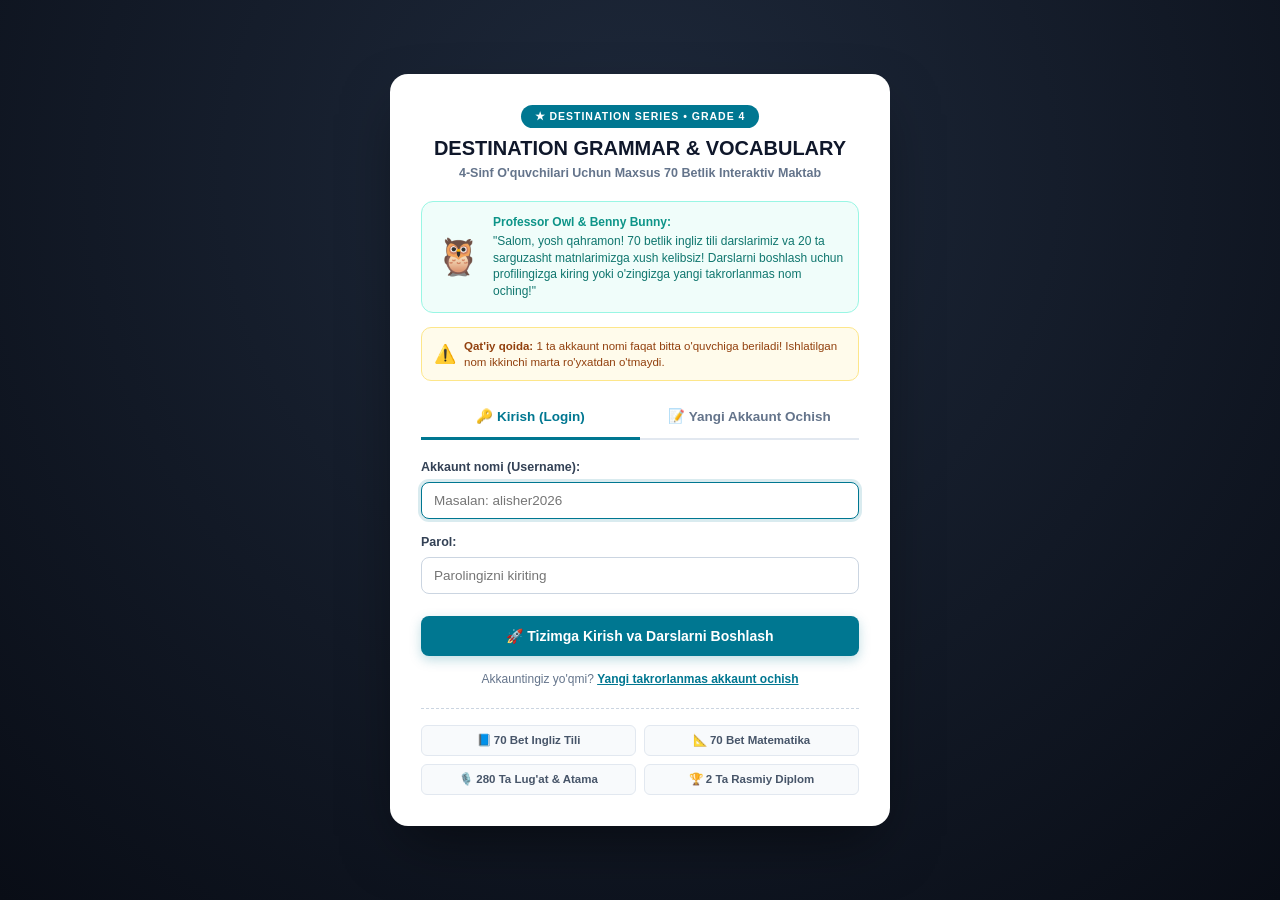
<file: index.html>
<!DOCTYPE html>
<html lang="uz">
<head>
  <meta charset="UTF-8">
  <meta name="viewport" content="width=device-width, initial-scale=1.0">
  <title>DESTINATION ENGLISH GRAMMAR 4 • INTERAKTIV PORTAL</title>
  <link rel="stylesheet" href="style.css">
</head>
<body>

  <!-- Strict Authentication Gatekeeper Screen (NON-DISMISSIBLE) -->
  <!-- Users cannot bypass this screen without logging in or creating a unique account -->
  <div id="authGatekeeper" class="gatekeeper-screen">
    <div class="gatekeeper-card">
      <div class="gatekeeper-header">
        <div class="gatekeeper-badge">★ DESTINATION SERIES • GRADE 4</div>
        <h1 class="gatekeeper-title">DESTINATION GRAMMAR &amp; VOCABULARY</h1>
        <p class="gatekeeper-subtitle">4-Sinf O'quvchilari Uchun Maxsus 70 Betlik Interaktiv Maktab</p>
      </div>

      <!-- Mascot greeting banner -->
      <div class="gatekeeper-mascot-banner">
        <div class="mascot-avatar">🦉</div>
        <div class="mascot-speech">
          <strong>Professor Owl &amp; Benny Bunny:</strong>
          <span>"Salom, yosh qahramon! 70 betlik ingliz tili darslarimiz va 20 ta sarguzasht matnlarimizga xush kelibsiz! Darslarni boshlash uchun profilingizga kiring yoki o'zingizga yangi takrorlanmas nom oching!"</span>
        </div>
      </div>

      <!-- Warning about unique username -->
      <div class="gatekeeper-unique-notice">
        <span class="notice-icon">⚠️</span>
        <div>
          <strong>Qat'iy qoida:</strong> 1 ta akkaunt nomi faqat bitta o'quvchiga beriladi! Ishlatilgan nom ikkinchi marta ro'yxatdan o'tmaydi.
        </div>
      </div>

      <!-- Auth Tabs -->
      <div class="auth-tabs">
        <div class="auth-tab active" id="tabLoginBtn" onclick="switchAuthTab('login')">🔑 Kirish (Login)</div>
        <div class="auth-tab" id="tabRegBtn" onclick="switchAuthTab('register')">📝 Yangi Akkaunt Ochish</div>
      </div>

      <div id="authFeedback" class="feedback-msg"></div>

      <!-- Login Form -->
      <form id="loginForm" onsubmit="handleLogin(event)">
        <div class="form-group">
          <label for="loginUsername">Akkaunt nomi (Username):</label>
          <input type="text" id="loginUsername" class="form-input" placeholder="Masalan: alisher2026" autocomplete="username" required>
        </div>
        <div class="form-group">
          <label for="loginPassword">Parol:</label>
          <input type="password" id="loginPassword" class="form-input" placeholder="Parolingizni kiriting" autocomplete="current-password" required>
        </div>
        <button type="submit" class="btn-submit-auth" id="btnLoginSubmit">
          🚀 Tizimga Kirish va Darslarni Boshlash
        </button>
        <div class="auth-switch-prompt">
          Akkauntingiz yo'qmi? <a href="javascript:void(0)" onclick="switchAuthTab('register')">Yangi takrorlanmas akkaunt ochish</a>
        </div>
      </form>

      <!-- Register Form -->
      <form id="regForm" onsubmit="handleRegister(event)" style="display: none;">
        <div class="form-group">
          <label for="regName">Ism va Familiyangiz:</label>
          <input type="text" id="regName" class="form-input" placeholder="Masalan: Sardor Rustamov" required>
        </div>
        <div class="form-group">
          <label for="regUsername">Takrorlanmas Akkaunt Nomi (Username):</label>
          <input type="text" id="regUsername" class="form-input" placeholder="Masalan: sardor_grade4" oninput="checkUsernameAvailability(this.value)" autocomplete="off" required>
          <div id="usernameCheckMsg" class="username-check-msg"></div>
          <div style="font-size: 11px; color: #64748b; margin-top: 3px;">
            Faqat kichik ingliz harflari, raqamlar va _ belgisi (kamida 3 ta belgi).
          </div>
        </div>
        <div class="form-group">
          <label for="regPassword">Parol:</label>
          <input type="password" id="regPassword" class="form-input" placeholder="Yangi parol o'ylab toping" autocomplete="new-password" required>
        </div>
        <button type="submit" class="btn-submit-auth btn-submit-reg" id="btnRegSubmit">
          ✨ Yangi Akkaunt Yaratish va Kirish
        </button>
        <div class="auth-switch-prompt">
          Akkauntingiz bormi? <a href="javascript:void(0)" onclick="switchAuthTab('login')">Kirish (Login) bo'limiga qaytish</a>
        </div>
      </form>

      <!-- Highlights footer -->
      <div class="gatekeeper-highlights">
        <div class="highlight-chip">📘 70 Bet Ingliz Tili</div>
        <div class="highlight-chip">📐 70 Bet Matematika</div>
        <div class="highlight-chip">🎙️ 280 Ta Lug'at &amp; Atama</div>
        <div class="highlight-chip">🏆 2 Ta Rasmiy Diplom</div>
      </div>
    </div>
  </div>

  <!-- Main Course Application (Only visible after login) -->
  <div class="app-layout" id="appLayout" style="display: none;">
    
    <!-- Sidebar Navigation -->
    <aside class="sidebar">
      <div class="sidebar-header">
        <div class="brand-icon">🦉</div>
        <div class="brand-text">
          <h2 id="sidebarBrandTitle">DESTINATION PORTAL</h2>
          <span id="sidebarBrandSub">4-SINF • INGLIZ TILI VA MATEMATIKA</span>
        </div>
      </div>

      <!-- User Card in Sidebar -->
      <div class="user-sidebar-card">
        <div class="user-info">
          <div class="user-avatar" id="userAvatar">?</div>
          <div class="user-meta">
            <div class="name" id="userName">O'quvchi</div>
            <div class="stars-badge" id="userStars">⭐ 0 ball</div>
          </div>
        </div>
        <button onclick="logout()" class="btn-logout" title="Akkauntdan chiqish">🚪 Chiqish</button>
      </div>

      <!-- Navigation Menu (Populated dynamically by app.js) -->
      <nav class="nav-menu" id="sidebarNavMenu">
        <!-- Injected by app.js -->
      </nav>
    </aside>

    <!-- Main Wrapper -->
    <div class="main-wrapper">
      
      <!-- Topbar -->
      <header class="topbar">
        <div class="topbar-left">
          <button class="btn-sidebar-toggle" onclick="toggleSidebar()">☰</button>
          <div class="topbar-title">DESTINATION ENGLISH 4 • INTERAKTIV MAKTAB</div>
        </div>

        <div class="topbar-right">
          <a href="book.html" class="btn-pill" style="background:#0284c7; color:white; text-decoration:none;">
            📖 70 Betlik Kitob
          </a>
          <button class="btn-pill btn-pill-pdf" onclick="window.open('Destination_English_Grammar_Grade4.pdf', '_blank')">
            📄 PDF Kitob
          </button>
          <button class="btn-pill btn-pill-primary" onclick="openCertificateModal()">
            🏅 Faxriy Yorliq
          </button>
          <button class="btn-pill" style="background:#ef4444; color:white;" onclick="logout()">
            🚪 Chiqish
          </button>
        </div>
      </header>

      <!-- Scrollable Main Content -->
      <main class="content-body" id="unitContent">
        <!-- Injected by app.js -->
      </main>

    </div>
  </div>

  <!-- Official Certificate Modal (Accessible when logged in) -->
  <div class="modal-overlay" id="certModal" style="display: none;">
    <div class="modal-card cert-modal-card">
      <div style="text-align: right;">
        <button onclick="closeCertificateModal()" style="background:none; border:none; font-size:22px; cursor:pointer; color:#64748b;">✕</button>
      </div>

      <div style="font-size: 11px; font-weight: 800; color: #b45309; letter-spacing: 2px;">MACMILLAN &amp; DESTINATION INSPIRED</div>
      <h2 style="font-size: 24px; font-weight: 900; color: #1e293b; margin: 4px 0;">CERTIFICATE OF ACHIEVEMENT</h2>
      <div style="font-size: 14px; color: #d97706; font-weight: 800; margin-bottom: 12px;">INGLIZ TILI GRAMMATIKA FAXRIY YORLIG'I</div>

      <div style="font-size: 14px; color: #475569; margin-bottom: 8px;">Ushbu rasmiy sertifikat 4-sinf o'quvchisi:</div>
      <div style="font-size: 24px; font-weight: 900; color: var(--primary); border-bottom: 2px solid var(--accent); display: inline-block; padding: 2px 24px; margin-bottom: 14px;" id="certStudentName">
        4-sinf O'quvchisi
      </div>

      <p style="font-size: 13.5px; color: #334155; line-height: 1.6; max-width: 520px; margin: 0 auto 16px auto;">
        <b>Destination English Grammar &amp; Vocabulary (Grade 4)</b> kursining barcha 70 betlik materiallarini, 14 ta zamon qoidalari, 140 ta oltin lug'at va 20 betlik maxsus matn topshiriqlarini muvaffaqiyatli o'zlashtirgani uchun taqdirlanadi!
      </p>

      <div style="display: flex; justify-content: space-around; align-items: center; border-top: 1px dashed #cbd5e1; padding-top: 14px; font-size: 12.5px;">
        <div>Sana: <strong>2026-yil</strong></div>
        <div style="font-size: 32px;">🏅</div>
        <div>Ustoz: <strong>Professor Owl &amp; Benny</strong></div>
      </div>

      <div style="margin-top: 18px; display: flex; gap: 10px; justify-content: center;">
        <button class="btn-pill btn-pill-pdf" onclick="window.print()">🖨️ Sertifikatni Chop Etish</button>
        <button class="btn-pill" style="background:#64748b; color:white;" onclick="closeCertificateModal()">Yopish</button>
      </div>
    </div>
  </div>

  <!-- Scripts -->
  <script src="site_data.js"></script>
  <script src="math_data.js"></script>
  <script src="app.js"></script>
</body>
</html>
</file>
<file: style.css>
/* style.css - Destination-Style English Grammar Web App */
:root {
  --primary: #007791;
  --primary-dark: #004e5f;
  --primary-light: #e0f2fe;
  --secondary: #0f172a;
  --accent: #f59e0b;
  --accent-light: #fef3c7;
  --green: #10b981;
  --green-light: #ecfdf5;
  --red: #ef4444;
  --red-light: #fef2f2;
  --text: #1e293b;
  --text-muted: #64748b;
  --card-bg: #ffffff;
  --body-bg: #f1f5f9;
  --border: #cbd5e1;
  --sidebar-w: 290px;
}

* {
  box-sizing: border-box;
  margin: 0;
  padding: 0;
}

body {
  font-family: 'Segoe UI', -apple-system, BlinkMacSystemFont, Roboto, sans-serif;
  color: var(--text);
  background-color: var(--body-bg);
  line-height: 1.5;
  font-size: 14px;
}

/* App Shell */
.app-layout {
  display: flex;
  height: 100vh;
  overflow: hidden;
}

/* Sidebar */
.sidebar {
  width: var(--sidebar-w);
  background: #0f172a;
  color: white;
  display: flex;
  flex-direction: column;
  flex-shrink: 0;
  border-right: 1px solid #1e293b;
  z-index: 100;
  transition: all 0.3s;
}

.sidebar-header {
  padding: 16px;
  background: #090d16;
  border-bottom: 1px solid #1e293b;
  display: flex;
  align-items: center;
  gap: 12px;
}

.brand-icon {
  font-size: 26px;
}

.brand-text h2 {
  font-size: 14px;
  font-weight: 900;
  letter-spacing: 0.5px;
  color: white;
  line-height: 1.2;
}

.brand-text span {
  font-size: 11px;
  color: var(--accent);
  font-weight: 700;
}

/* User Card in Sidebar */
.user-sidebar-card {
  padding: 14px 16px;
  background: #1e293b;
  border-bottom: 1px solid #334155;
  display: flex;
  align-items: center;
  justify-content: space-between;
}

.user-info {
  display: flex;
  align-items: center;
  gap: 10px;
}

.user-avatar {
  width: 38px;
  height: 38px;
  border-radius: 50%;
  background: var(--primary);
  display: flex;
  align-items: center;
  justify-content: center;
  font-weight: 900;
  font-size: 16px;
  border: 2px solid var(--accent);
}

.user-meta .name {
  font-weight: 700;
  font-size: 13px;
  color: white;
}

.user-meta .stars-badge {
  font-size: 11px;
  color: #fbbf24;
  font-weight: 700;
}

/* Nav Menu */
.nav-menu {
  flex: 1;
  overflow-y: auto;
  padding: 10px 8px;
}

.nav-section-label {
  font-size: 10px;
  text-transform: uppercase;
  color: #64748b;
  font-weight: 800;
  padding: 8px 12px 4px 12px;
  letter-spacing: 1px;
}

.nav-item {
  display: flex;
  align-items: center;
  gap: 10px;
  padding: 9px 12px;
  color: #cbd5e1;
  border-radius: 6px;
  cursor: pointer;
  font-weight: 600;
  font-size: 12.5px;
  transition: all 0.15s;
  margin-bottom: 2px;
}

.nav-item:hover {
  background: #1e293b;
  color: white;
}

.nav-item.active {
  background: var(--primary);
  color: white;
  box-shadow: 0 2px 8px rgba(0, 119, 145, 0.4);
}

.nav-item.special-p20 {
  background: linear-gradient(135deg, #0d9488, #0f766e);
  color: #fef08a;
  border: 1px solid #2dd4bf;
}

.nav-badge {
  margin-left: auto;
  font-size: 10px;
  background: #334155;
  padding: 2px 6px;
  border-radius: 10px;
}

/* Main Content Area */
.main-wrapper {
  flex: 1;
  display: flex;
  flex-direction: column;
  overflow: hidden;
}

/* Topbar */
.topbar {
  height: 58px;
  background: white;
  border-bottom: 1px solid var(--border);
  display: flex;
  align-items: center;
  justify-content: space-between;
  padding: 0 24px;
  flex-shrink: 0;
  box-shadow: 0 1px 3px rgba(0,0,0,0.05);
}

.topbar-left {
  display: flex;
  align-items: center;
  gap: 12px;
}

.topbar-title {
  font-size: 16px;
  font-weight: 800;
  color: var(--primary-dark);
}

.btn-sidebar-toggle {
  display: none;
  background: none;
  border: none;
  font-size: 20px;
  cursor: pointer;
}

.topbar-right {
  display: flex;
  align-items: center;
  gap: 12px;
}

.btn-pill {
  padding: 6px 14px;
  border-radius: 20px;
  font-weight: 700;
  font-size: 12.5px;
  cursor: pointer;
  border: none;
  display: inline-flex;
  align-items: center;
  gap: 6px;
  transition: all 0.2s;
}

.btn-pill-primary {
  background: var(--primary);
  color: white;
}
.btn-pill-primary:hover {
  background: var(--primary-dark);
}

.btn-pill-pdf {
  background: #f59e0b;
  color: #0f172a;
}
.btn-pill-pdf:hover {
  background: #d97706;
}

/* Scrollable Container */
.content-body {
  flex: 1;
  overflow-y: auto;
  padding: 24px 30px;
}

/* Unit Banner */
.web-unit-banner {
  background: linear-gradient(135deg, #007791 0%, #004e5f 100%);
  color: white;
  border-radius: 12px;
  padding: 16px 20px;
  display: flex;
  align-items: center;
  justify-content: space-between;
  margin-bottom: 20px;
  box-shadow: 0 4px 15px rgba(0, 119, 145, 0.2);
}

.web-unit-banner-left {
  display: flex;
  align-items: center;
  gap: 16px;
}

.web-unit-badge {
  background: white;
  color: var(--primary-dark);
  font-size: 20px;
  font-weight: 900;
  padding: 6px 16px;
  border-radius: 8px;
  box-shadow: 0 2px 6px rgba(0,0,0,0.15);
}

.web-unit-banner h1 {
  font-size: 20px;
  font-weight: 850;
  line-height: 1.2;
}

.web-unit-banner p {
  font-size: 13px;
  opacity: 0.9;
  margin-top: 2px;
}

/* Card Boxes */
.card-box {
  background: white;
  border-radius: 10px;
  border: 1px solid var(--border);
  padding: 18px 20px;
  margin-bottom: 20px;
  box-shadow: 0 2px 8px rgba(0,0,0,0.03);
}

.card-title {
  font-size: 15px;
  font-weight: 800;
  color: var(--primary-dark);
  margin-bottom: 12px;
  display: flex;
  align-items: center;
  justify-content: space-between;
  border-bottom: 2px solid var(--primary-light);
  padding-bottom: 8px;
}

/* Tables */
.web-table {
  width: 100%;
  border-collapse: collapse;
  font-size: 13px;
  margin: 10px 0;
}

.web-table th {
  background: #0f172a;
  color: white;
  padding: 9px 12px;
  text-align: left;
  font-weight: 700;
}

.web-table td {
  padding: 9px 12px;
  border-bottom: 1px solid #e2e8f0;
  vertical-align: middle;
}

.web-table tr:nth-child(even) {
  background-color: #f8fafc;
}

.audio-btn {
  background: #e0f2fe;
  color: #0369a1;
  border: none;
  border-radius: 50%;
  width: 26px;
  height: 26px;
  display: inline-flex;
  align-items: center;
  justify-content: center;
  cursor: pointer;
  font-size: 12px;
  transition: all 0.2s;
  margin-left: 6px;
}

.audio-btn:hover {
  background: #0284c7;
  color: white;
  transform: scale(1.1);
}

/* Cloze Interactive Story Section */
.cloze-card {
  background: #f0fdfa;
  border: 2px solid #5eead4;
  border-radius: 12px;
  padding: 20px;
  margin-bottom: 20px;
}

.cloze-title {
  color: #0f766e;
  font-size: 16px;
  font-weight: 850;
  margin-bottom: 6px;
  display: flex;
  align-items: center;
  gap: 8px;
}

.cloze-story-box {
  background: white;
  border: 1px solid #99f6e4;
  border-radius: 8px;
  padding: 16px 18px;
  font-size: 14.5px;
  line-height: 2.1;
  color: #1e293b;
  margin-top: 10px;
}

.cloze-input {
  border: 1.5px solid #0d9488;
  border-radius: 5px;
  padding: 3px 8px;
  font-size: 13.5px;
  font-weight: 700;
  color: #0f766e;
  outline: none;
  transition: all 0.2s;
  min-width: 80px;
  text-align: center;
}

.cloze-input:focus {
  border-color: #f59e0b;
  box-shadow: 0 0 0 3px rgba(245, 158, 11, 0.2);
}

.cloze-input.correct {
  background-color: #dcfce7;
  border-color: #16a34a;
  color: #15803d;
}

.cloze-input.wrong {
  background-color: #fee2e2;
  border-color: #dc2626;
  color: #b91c1c;
}

.cloze-action-bar {
  display: flex;
  align-items: center;
  justify-content: space-between;
  margin-top: 14px;
}

.btn-check-cloze {
  background: #0d9488;
  color: white;
  border: none;
  padding: 10px 24px;
  border-radius: 8px;
  font-size: 14px;
  font-weight: 700;
  cursor: pointer;
  transition: all 0.2s;
  display: inline-flex;
  align-items: center;
  gap: 8px;
}

.btn-check-cloze:hover {
  background: #0f766e;
  transform: translateY(-2px);
  box-shadow: 0 4px 12px rgba(13, 148, 136, 0.3);
}

.cloze-score-badge {
  font-size: 14px;
  font-weight: 800;
  color: #0f766e;
  background: white;
  border: 1.5px solid #99f6e4;
  padding: 6px 14px;
  border-radius: 20px;
}

/* Quiz questions */
.quiz-q-item {
  background: #f8fafc;
  border: 1px solid var(--border);
  border-radius: 8px;
  padding: 12px 14px;
  margin-bottom: 10px;
}

.quiz-q-title {
  font-weight: 700;
  margin-bottom: 8px;
  font-size: 13.5px;
}

.quiz-options {
  display: flex;
  gap: 10px;
  flex-wrap: wrap;
}

.quiz-opt-btn {
  background: white;
  border: 1.5px solid #cbd5e1;
  padding: 6px 14px;
  border-radius: 6px;
  font-size: 13px;
  font-weight: 600;
  cursor: pointer;
  transition: all 0.15s;
}

.quiz-opt-btn:hover {
  border-color: var(--primary);
  background: var(--primary-light);
}

.quiz-opt-btn.selected {
  background: var(--primary);
  color: white;
  border-color: var(--primary-dark);
}

.quiz-opt-btn.correct {
  background: var(--green);
  color: white;
  border-color: #059669;
}

.quiz-opt-btn.wrong {
  background: var(--red);
  color: white;
  border-color: #b91c1c;
}

/* Strict Auth Gatekeeper Full-Screen View */
.gatekeeper-screen {
  min-height: 100vh;
  display: flex;
  align-items: center;
  justify-content: center;
  background: radial-gradient(circle at 50% 20%, #1e293b 0%, #090d16 100%);
  padding: 20px;
}

.gatekeeper-card {
  background: white;
  width: 100%;
  max-width: 500px;
  border-radius: 18px;
  padding: 30px;
  box-shadow: 0 25px 60px -15px rgba(0,0,0,0.5);
  border: 1px solid rgba(255,255,255,0.1);
  animation: popIn 0.3s cubic-bezier(0.16, 1, 0.3, 1);
}

.gatekeeper-header {
  text-align: center;
  margin-bottom: 18px;
}

.gatekeeper-badge {
  display: inline-block;
  background: var(--primary);
  color: white;
  padding: 4px 14px;
  border-radius: 20px;
  font-size: 10.5px;
  font-weight: 800;
  letter-spacing: 1px;
  margin-bottom: 8px;
}

.gatekeeper-title {
  font-size: 20px;
  font-weight: 900;
  color: #0f172a;
  line-height: 1.2;
}

.gatekeeper-subtitle {
  font-size: 12.5px;
  color: #64748b;
  font-weight: 600;
  margin-top: 4px;
}

.gatekeeper-mascot-banner {
  background: #f0fdfa;
  border: 1.5px solid #99f6e4;
  border-radius: 12px;
  padding: 12px 14px;
  display: flex;
  align-items: center;
  gap: 12px;
  margin-bottom: 14px;
}

.gatekeeper-mascot-banner .mascot-avatar {
  font-size: 36px;
  line-height: 1;
}

.gatekeeper-mascot-banner .mascot-speech {
  font-size: 12px;
  color: #0f766e;
  line-height: 1.4;
}

.gatekeeper-mascot-banner .mascot-speech strong {
  display: block;
  color: #0d9488;
  margin-bottom: 2px;
}

.gatekeeper-unique-notice {
  background: #fffbeb;
  border: 1.5px solid #fde68a;
  border-radius: 10px;
  padding: 10px 12px;
  font-size: 11.5px;
  color: #92400e;
  display: flex;
  align-items: center;
  gap: 8px;
  margin-bottom: 16px;
  line-height: 1.4;
}

.gatekeeper-unique-notice .notice-icon {
  font-size: 18px;
}

.username-check-msg {
  font-size: 11.5px;
  font-weight: 700;
  margin-top: 4px;
  display: none;
}
.username-check-msg.available {
  color: #16a34a;
  display: block;
}
.username-check-msg.taken {
  color: #dc2626;
  display: block;
}

.auth-tabs {
  display: flex;
  border-bottom: 2px solid #e2e8f0;
  margin-bottom: 18px;
}

.auth-tab {
  flex: 1;
  text-align: center;
  padding: 10px;
  font-weight: 800;
  font-size: 13.5px;
  color: #64748b;
  cursor: pointer;
  border-bottom: 3px solid transparent;
  margin-bottom: -2px;
  transition: all 0.2s;
}

.auth-tab:hover {
  color: var(--primary);
}

.auth-tab.active {
  color: var(--primary);
  border-color: var(--primary);
}

.form-group {
  margin-bottom: 14px;
}

.form-group label {
  display: block;
  font-weight: 700;
  font-size: 12.5px;
  margin-bottom: 5px;
  color: #334155;
}

.form-input {
  width: 100%;
  padding: 10px 12px;
  border: 1.5px solid var(--border);
  border-radius: 8px;
  font-size: 13.5px;
  outline: none;
  transition: all 0.2s;
}

.form-input:focus {
  border-color: var(--primary);
  box-shadow: 0 0 0 3px rgba(0, 119, 145, 0.15);
}

.btn-submit-auth {
  width: 100%;
  background: var(--primary);
  color: white;
  border: none;
  padding: 12px;
  border-radius: 8px;
  font-size: 14px;
  font-weight: 800;
  cursor: pointer;
  transition: all 0.2s;
  margin-top: 8px;
  box-shadow: 0 4px 12px rgba(0, 119, 145, 0.25);
}

.btn-submit-auth:hover {
  background: var(--primary-dark);
  transform: translateY(-1px);
}

.btn-submit-reg {
  background: #10b981;
  box-shadow: 0 4px 12px rgba(16, 185, 129, 0.25);
}
.btn-submit-reg:hover {
  background: #059669;
}

.auth-switch-prompt {
  text-align: center;
  margin-top: 14px;
  font-size: 12px;
  color: #64748b;
}

.auth-switch-prompt a {
  color: var(--primary);
  font-weight: 700;
  text-decoration: underline;
}

.gatekeeper-highlights {
  display: grid;
  grid-template-columns: repeat(2, 1fr);
  gap: 8px;
  margin-top: 20px;
  padding-top: 16px;
  border-top: 1px dashed #cbd5e1;
}

.highlight-chip {
  background: #f8fafc;
  border: 1px solid #e2e8f0;
  border-radius: 6px;
  padding: 6px 8px;
  font-size: 11.5px;
  font-weight: 700;
  color: #475569;
  text-align: center;
}

.btn-logout {
  background: #ef4444;
  color: white;
  border: none;
  padding: 5px 10px;
  border-radius: 6px;
  font-weight: 700;
  font-size: 11px;
  cursor: pointer;
  transition: all 0.2s;
}
.btn-logout:hover {
  background: #dc2626;
}

.feedback-msg {
  padding: 10px 12px;
  border-radius: 8px;
  font-size: 12.5px;
  margin-bottom: 14px;
  display: none;
  line-height: 1.4;
}

.feedback-msg.error {
  background: #fef2f2;
  color: #b91c1c;
  border: 1px solid #fecaca;
  display: block;
}

.feedback-msg.success {
  background: #f0fdf4;
  color: #15803d;
  border: 1px solid #bbf7d0;
  display: block;
}

/* Interactive Story Cloze Inputs */
.story-cloze-input {
  display: inline-block;
  padding: 4px 8px;
  font-family: inherit;
  font-size: 13.5px;
  font-weight: 700;
  border: 2px solid #0284c7;
  border-radius: 6px;
  outline: none;
  width: 130px;
  text-align: center;
  color: #0369a1;
  background: #f0f9ff;
  transition: all 0.2s;
  margin: 0 2px;
}

.story-cloze-input:focus {
  border-color: #0369a1;
  box-shadow: 0 0 0 3px rgba(2, 132, 199, 0.2);
  background: white;
}

.story-cloze-input.correct {
  background: #dcfce7 !important;
  border-color: #16a34a !important;
  color: #15803d !important;
}

.story-cloze-input.wrong {
  background: #fee2e2 !important;
  border-color: #dc2626 !important;
  color: #991b1b !important;
}

.story-ans-hint {
  display: inline-block;
  font-size: 11px;
  font-weight: 800;
  color: #16a34a;
  background: #dcfce7;
  padding: 2px 6px;
  border-radius: 4px;
  margin-left: 4px;
}

/* Modals */
.modal-overlay {
  position: fixed;
  top: 0;
  left: 0;
  right: 0;
  bottom: 0;
  background: rgba(15, 23, 42, 0.7);
  backdrop-filter: blur(4px);
  display: flex;
  align-items: center;
  justify-content: center;
  z-index: 99999;
}

.modal-card {
  background: white;
  width: 90%;
  max-width: 440px;
  border-radius: 14px;
  padding: 24px;
  box-shadow: 0 15px 35px rgba(0,0,0,0.25);
  animation: popIn 0.25s ease-out;
}

@keyframes popIn {
  from { transform: scale(0.9); opacity: 0; }
  to { transform: scale(1); opacity: 1; }
}

/* Certificate Modal */
.cert-modal-card {
  max-width: 650px;
  background: #fffdf5;
  border: 8px double #d97706;
  padding: 30px;
  text-align: center;
}

/* Responsiveness */
@media (max-width: 900px) {
  .sidebar {
    position: fixed;
    left: -290px;
    height: 100%;
  }
  .sidebar.open {
    left: 0;
  }
  .btn-sidebar-toggle {
    display: block;
  }
}

/* Video Lesson Section */
.video-lesson-card {
  margin-top: 24px;
  border-top: 4px solid #ef4444 !important;
  background: #ffffff;
  border-radius: 12px;
  box-shadow: 0 4px 14px rgba(0, 0, 0, 0.05);
}

.video-badge {
  background: #fef2f2;
  color: #b91c1c;
  border: 1px solid #fecaca;
  padding: 4px 12px;
  border-radius: 20px;
  font-size: 11.5px;
  font-weight: 800;
  letter-spacing: 0.5px;
}

.video-container {
  position: relative;
  width: 100%;
  padding-bottom: 56.25%; /* 16:9 Aspect Ratio */
  height: 0;
  border-radius: 12px;
  overflow: hidden;
  box-shadow: 0 10px 25px rgba(0, 0, 0, 0.15);
  background: #0f172a;
  margin: 14px 0;
}

.video-container iframe {
  position: absolute;
  top: 0;
  left: 0;
  width: 100%;
  height: 100%;
  border: 0;
}

.video-footer-tip {
  margin-top: 14px;
  background: #f8fafc;
  border: 1px solid #e2e8f0;
  border-radius: 8px;
  padding: 10px 14px;
  font-size: 12.5px;
  color: #475569;
  display: flex;
  align-items: center;
  flex-wrap: wrap;
  gap: 10px;
}

/* Subject Switcher Toolbar */
.subject-switcher-bar {
  display: grid;
  grid-template-columns: 1fr 1fr;
  gap: 6px;
  padding: 8px 10px 12px 10px;
  border-bottom: 1px solid #334155;
  margin-bottom: 8px;
}

.subject-switch-btn {
  display: flex;
  align-items: center;
  justify-content: center;
  gap: 6px;
  background: #1e293b;
  color: #94a3b8;
  border: 1.5px solid #334155;
  border-radius: 8px;
  padding: 9px 8px;
  font-size: 12px;
  font-weight: 700;
  cursor: pointer;
  transition: all 0.2s cubic-bezier(0.4, 0, 0.2, 1);
}

.subject-switch-btn:hover {
  background: #334155;
  color: #f8fafc;
  transform: translateY(-1px);
}

.subject-switch-btn.active {
  background: linear-gradient(135deg, #0284c7 0%, #0369a1 100%);
  color: white;
  border-color: #38bdf8;
  box-shadow: 0 4px 12px rgba(2, 132, 199, 0.35);
}

.subject-switch-btn[data-subject="math"].active {
  background: linear-gradient(135deg, #059669 0%, #047857 100%);
  color: white;
  border-color: #34d399;
  box-shadow: 0 4px 12px rgba(5, 150, 105, 0.35);
}

.math-accent-border {
  border-left-color: #059669 !important;
}

.math-badge {
  background: rgba(5, 150, 105, 0.15);
  color: #059669;
  border: 1px solid rgba(5, 150, 105, 0.3);
}
</file>
